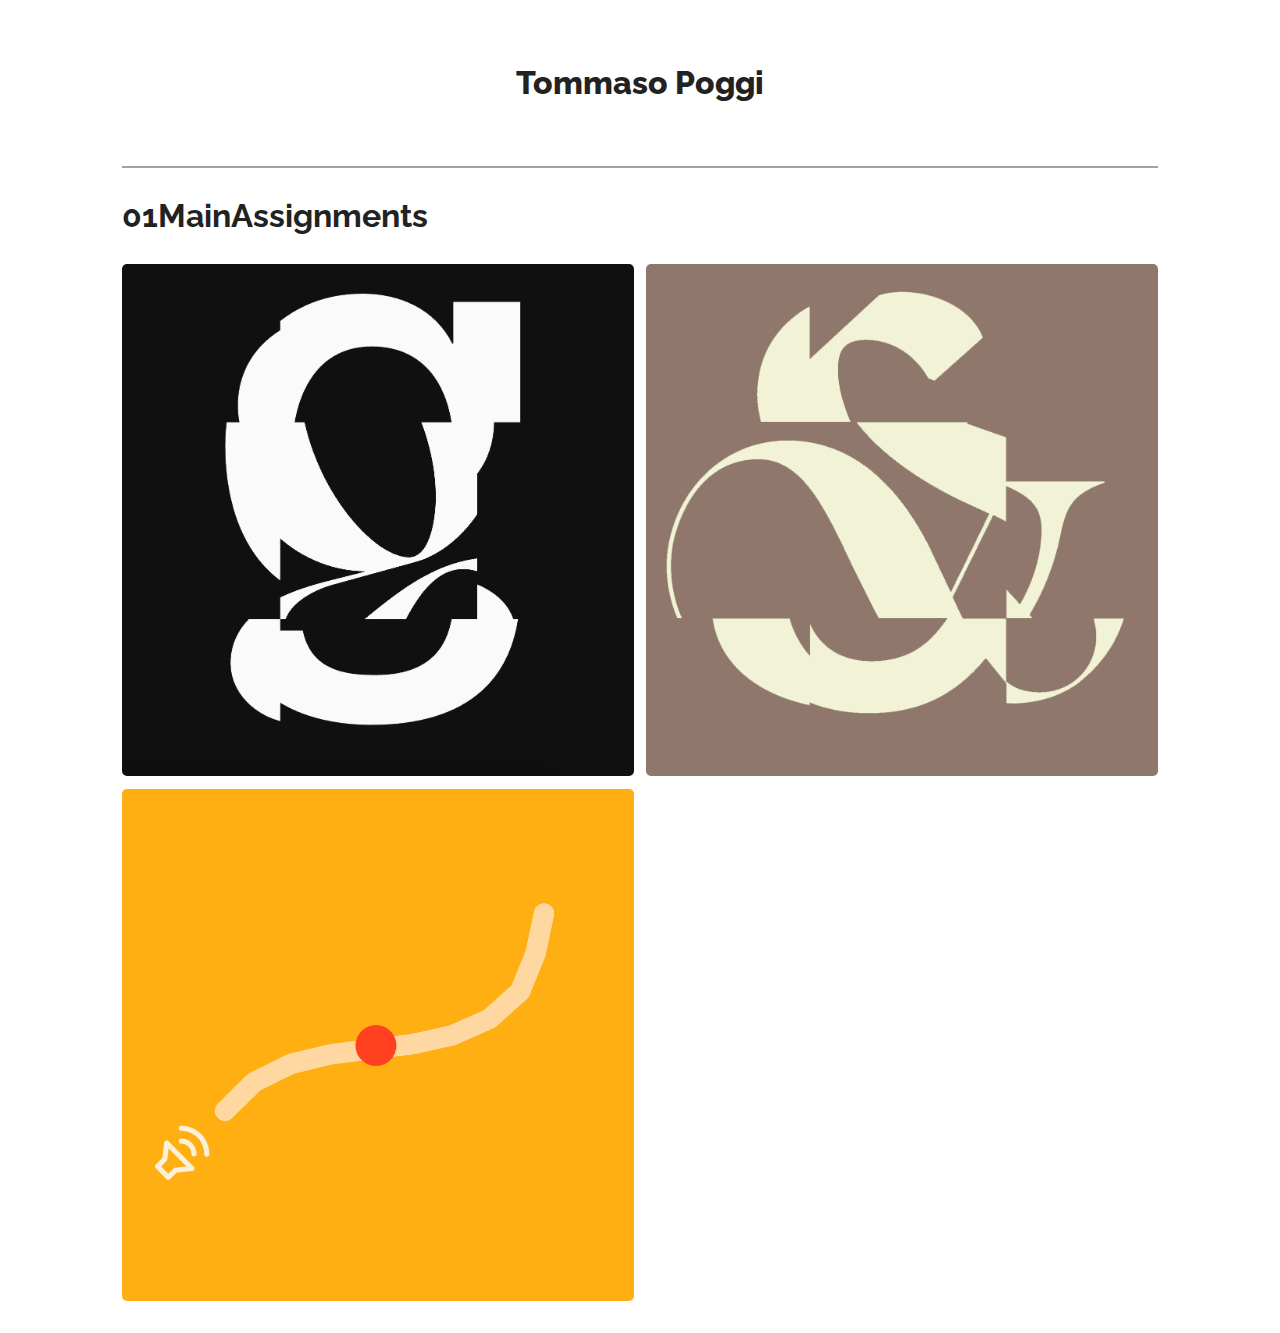
<file: index.html>
<!-- *DO NOT CHANGE THIS FILE* -->

<!DOCTYPE html>
<html lang="en">

<head>
  <meta charset="UTF-8" />
  <meta http-equiv="X-UA-Compatible" content="IE=edge" />
  <meta name="viewport" content="width=device-width, initial-scale=1.0" />
  <!-- Primary Meta Tags -->
  <title>CC HS23 </title>
  <meta name="title" content="BA Interaction Design : Creative Coding Portfolio" />
  <link rel="icon" type="image/x-icon" href="favicon/favicon.ico" />
  <link rel="stylesheet" href="https://use.fontawesome.com/releases/v5.15.4/css/all.css"
    integrity="sha384-DyZ88mC6Up2uqS4h/KRgHuoeGwBcD4Ng9SiP4dIRy0EXTlnuz47vAwmeGwVChigm" crossorigin="anonymous" />
  <link rel="stylesheet" href="css/style.css" />
  <link rel="stylesheet" href="css/utilities.css" />
</head>

<body>
   <!-- Student Name -->
  <section class="header-container">
    <h2>Name Surname</h2>
  </section>

  <!-- Projects -->
  <section class="projects-container">
  </section>

  <script src="./script/script.js"></script>
</body>
<script>
function openProject() {
  const projectID = event.target.id;
  parts = projectID.match(/[a-zA-Z]+|[0-9]+/g);
  url =`./projects/${parts[0]+parts[1]}/project${parts[2]}/index.html`;
  window.location.href = url;
}
</script>
</html>
</file>
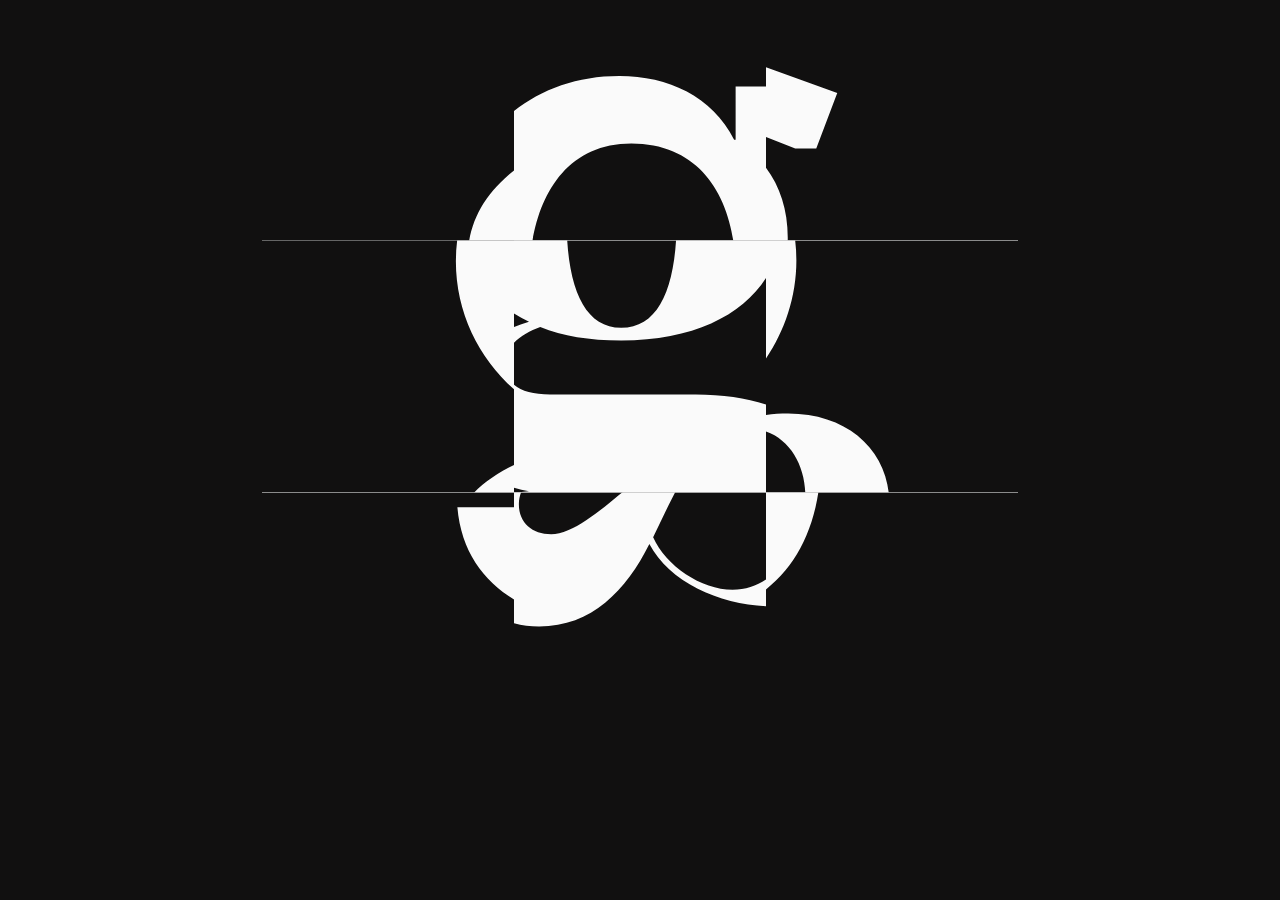
<file: projects/01MainAssignments/project1/index.html>
<!DOCTYPE html>
<html lang="en">
  <head>
    <meta charset="utf-8" />
    <meta name="viewport" content="width=device-width, initial-scale=1.0">

    <title>Sketch</title>

    <link rel="stylesheet" type="text/css" href="style.css">

    <script src="libraries/p5.min.js"></script>
    <script src="libraries/p5.sound.min.js"></script>
    <script src="libraries/p5create.js"> </script>
    <script src="script.js"></script>
  </head>

  <body>

  </body>
</html>
</file>
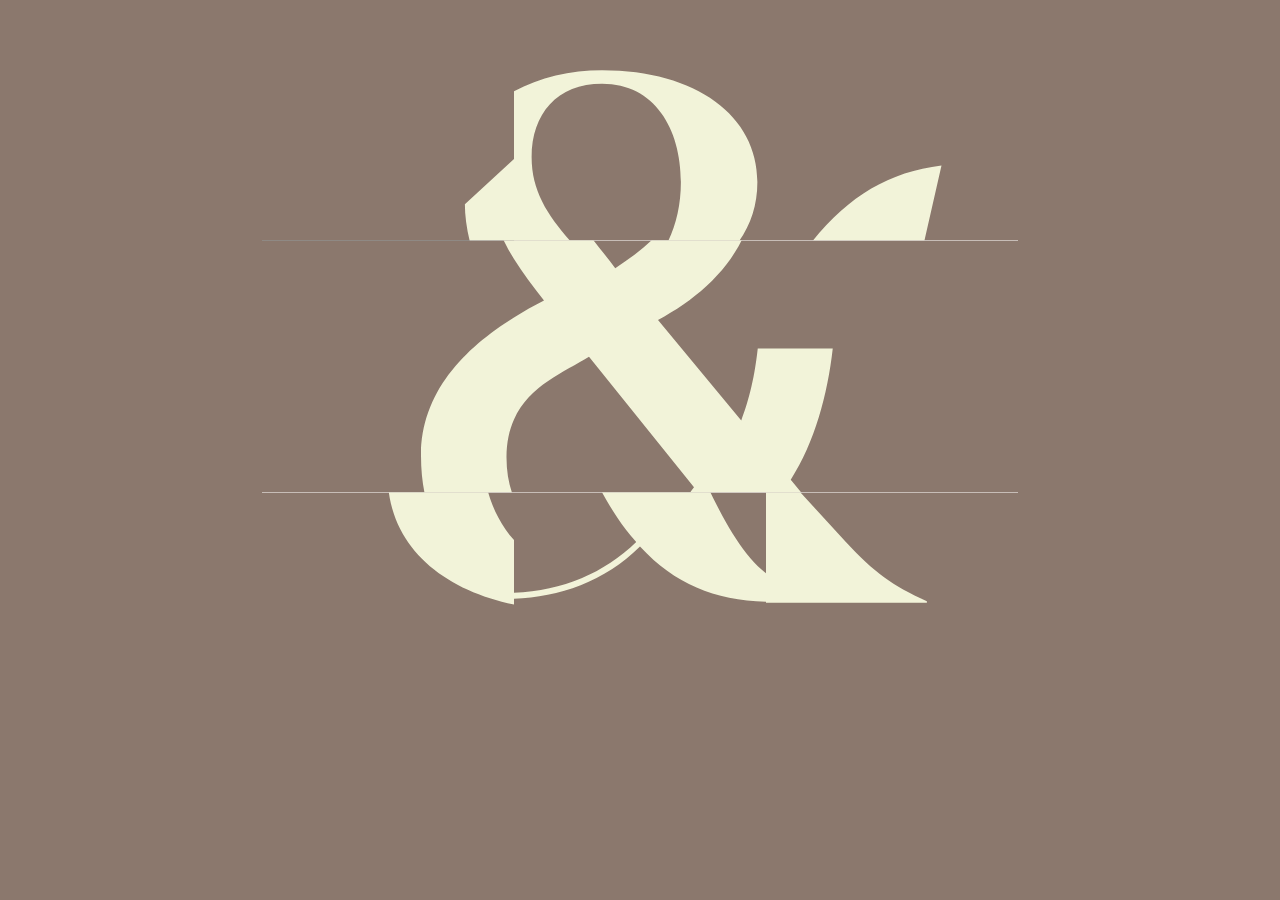
<file: projects/01MainAssignments/project2/index.html>
<!DOCTYPE html>
<html lang="en">
  <head>
    <meta charset="utf-8" />
    <meta name="viewport" content="width=device-width, initial-scale=1.0">

    <title>Sketch</title>

    <link rel="stylesheet" type="text/css" href="style.css">

    <script src="libraries/p5.min.js"></script>
    <script src="libraries/p5.sound.min.js"></script>
    <script src="libraries/p5create.js"> </script>
    <script src="script.js"></script>
  </head>

  <body>

  </body>
</html>
</file>
<file: css/style.css>
@import url(https://fonts.googleapis.com/css?family=Raleway:100,200,300,regular,500,600,700,800,900,100italic,200italic,300italic,italic,500italic,600italic,700italic,800italic,900italic);

/* variables */
:root {
  /* Colors */
  --primary-color: #ffcd42;
  --secondary-color: #ffd35c;
  --bg-primary: #ffffff;
  --text-color: #222222;
  --text-color-two: #ffffff;
  --bg-secondary: #000000;
  --card-background: #a1a1a1;
  --bg-secondary-two: #111111;
  --shadow: 0 10px 40px rgba(0, 0, 0, 0.2);

  /* Font Weight */
  --weight-small: 400;
  --weight-semibold: 600;
  --weight-bold: 800;

  /* Max width */
  --width-small: 600px;
  --width-medium: 1100px;
  --width-large: 1300px;
}

html {
  font-size: 100%;
  scroll-behavior: smooth;
}

/* Reset default styling */
* {
  margin: 0;
  padding: 0;
  box-sizing: border-box;
}

ul {
  list-style: none;
}
h2 {
  font-size: 2rem;
  font-weight: var(--weight-bold);
  line-height: 1.2;
}

a {
  text-decoration: none;
  color: var(--text-color);
}

/* Main styling */
body {
  background: var(--bg-primary);
  color: var(--text-color);
  font-family: "Raleway", sans-serif;
  line-height: 1.5;
}


@keyframes bounce {
  from {
    transform: translateY(0px);
  }
  to {
    transform: translateY(-10px);
  }
}

.division {
  width: 100%;
  height: 2px;
  background-color: var(--card-background);
  margin: 0 0;
}

/* Projects */
#projects {
  display: flex;
  flex-direction: column;
  margin: 2rem auto 5rem;
}

.project {
  display: grid;
  grid-template-columns: repeat(2, 1fr);
  grid-auto-rows: minmax(512px, auto);
  grid-gap: 0.8rem;
}

.card .project-bio h3 {
  font-size: 1.5rem;
}

.project-info {
  display: flex;
  justify-content: space-between;
  opacity: 0;
  position: relative;
  transition: 0.5s ease-in-out;
}

.project-bio {
  display: flex;
  flex-direction: column;
  justify-content: center;
  position: relative;
}

/* Responsiveness */

@media (max-width: 1000px) {
  .project {
    display: grid;
    grid-template-columns: repeat(2, 1fr);
  }
}

@media (max-width: 600px) {
  .project {
    display: grid;
    grid-template-columns: 1fr;
  }

}
</file>
<file: css/utilities.css>
/* ?This is where reusable styling of this template will be. 
   !Will contain things like:
   * Button styling
   * Background color styling
   * padding and margin
*/

.container {
  max-width: var(--width-medium);
  margin: 0 auto;
  padding: 2rem 2rem;
}

h1::selection,
h2::selection {
  color: #111;
  background: var(--primary-color);
}


/* Header Container */
.header-container {
  display: flex;
  flex-direction: column;
  align-items: center;
  justify-content: center;
  margin-top: 2rem;
  padding: 2rem;
}

.header-container > div {
  margin-top: 1rem;
}

.content-text {
  text-align: left;
  margin: 1.5rem 0;
}

.content-text h1 {
  font-size: 2rem;
  transition: 0.2s ease-in-out;
}


/* Project cards */
.card {
  padding: 1rem;
  background: var(--card-background);
  color: #ffffff;
  border-radius: 5px;
  transition: 0.4s ease-in-out;
  cursor: pointer;
}

.card:hover .project-info {
  opacity: 1;
}


/* Media Queries */
@media (max-width: 768px) {
  .header-container {
    margin-top: 1.5rem;
    text-align: center;
  }

  .content-text h1 {
    font-size: 1.2rem;
  }
}
</file>
<file: projects/01MainAssignments/project1/style.css>
html, body {
  margin: 0;
  padding: 0;
  background-color: #111010;
}

canvas {
  margin-left: auto;
  margin-right: auto;
  display: block;
  margin-top: 3%;
}
</file>
<file: projects/01MainAssignments/project2/style.css>
html, body {
  margin: 0;
  padding: 0;
  background-color: #8B786D;
}

canvas {
  margin-left: auto;
  margin-right: auto;
  display: block;
  margin-top: 3%;
}
</file>
